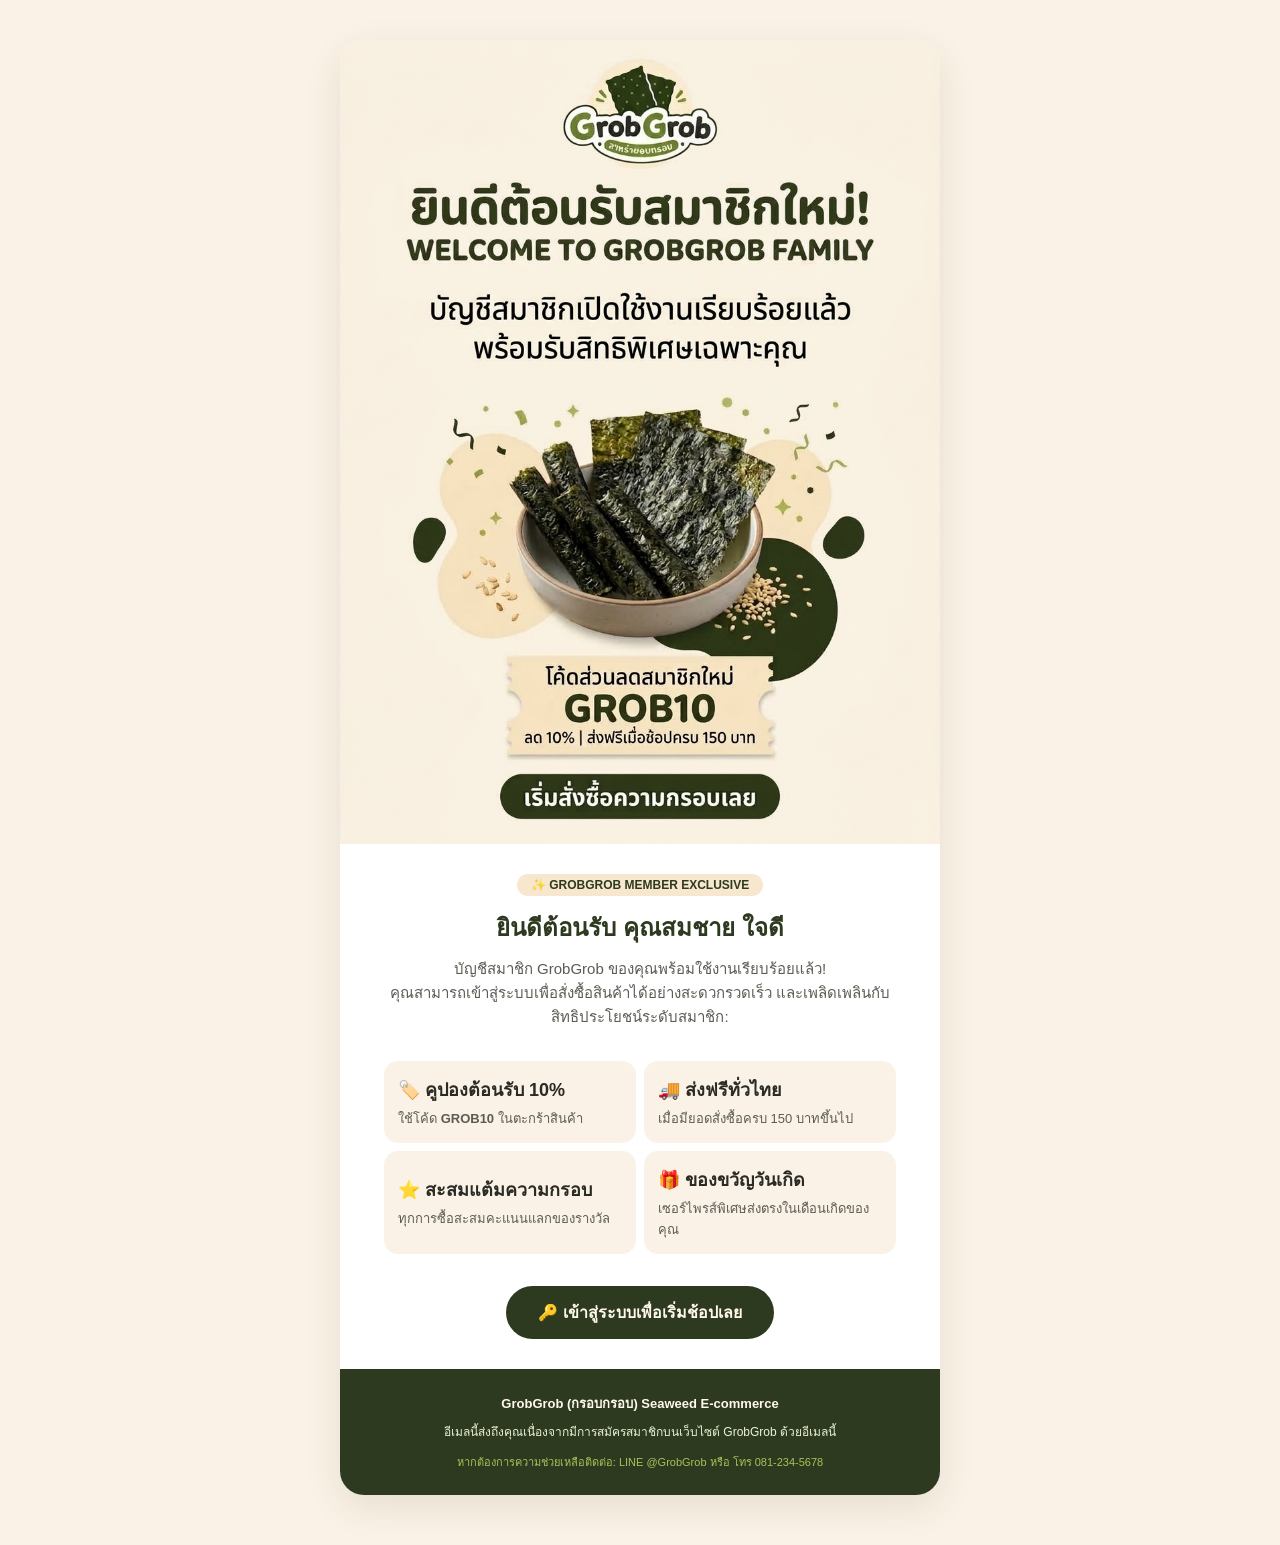
<file: email_design/member_welcome.html>
<!DOCTYPE html PUBLIC "-//W3C//DTD XHTML 1.0 Transitional//EN" "http://www.w3.org/TR/xhtml1/DTD/xhtml1-transitional.dtd">
<html xmlns="http://www.w3.org/1999/xhtml" lang="th">
<head>
  <meta http-equiv="Content-Type" content="text/html; charset=UTF-8" />
  <meta name="viewport" content="width=device-width, initial-scale=1.0"/>
  <title>ยินดีต้อนรับสมาชิกใหม่ GrobGrob Family!</title>
  <style type="text/css">
    body {
      margin: 0;
      padding: 0;
      background-color: #FAF2E6;
      font-family: 'Prompt', -apple-system, BlinkMacSystemFont, 'Segoe UI', Roboto, Helvetica, Arial, sans-serif;
      color: #2B2B26;
      -webkit-text-size-adjust: 100%;
      -ms-text-size-adjust: 100%;
    }
    table {
      border-spacing: 0;
      mso-table-lspace: 0pt;
      mso-table-rspace: 0pt;
    }
    td {
      padding: 0;
    }
    img {
      border: 0;
      display: block;
      line-height: 100%;
      outline: none;
      text-decoration: none;
      max-width: 100%;
      height: auto;
    }
    .wrapper {
      width: 100%;
      table-layout: fixed;
      background-color: #FAF2E6;
      padding-top: 40px;
      padding-bottom: 50px;
    }
    .main-table {
      background-color: #FFFFFF;
      margin: 0 auto;
      width: 600px;
      max-width: 600px;
      border-radius: 24px;
      overflow: hidden;
      box-shadow: 0 12px 36px rgba(46, 58, 31, 0.1);
    }
    .content-padding {
      padding: 30px 36px;
    }
    .cta-btn {
      background-color: #2E3A1F;
      color: #FFF8EC !important;
      font-weight: bold;
      text-decoration: none;
      padding: 14px 32px;
      border-radius: 999px;
      display: inline-block;
      font-size: 16px;
    }
    @media screen and (max-width: 620px) {
      .main-table {
        width: 92% !important;
        border-radius: 16px !important;
      }
      .content-padding {
        padding: 20px !important;
      }
    }
  </style>
</head>
<body>
  <center class="wrapper">
    <table class="main-table" align="center">
      <!-- Header Banner / Graphic with Customer Name -->
      <tr>
        <td align="center" style="background-color: #FFFFFF;">
          <a href="http://localhost:8089/login.html" target="_blank" style="text-decoration: none; display: block;">
            <img src="member_welcome.jpg" alt="ยินดีต้อนรับสมาชิกใหม่! สวัสดี คุณสมชาย ใจดี" width="600" style="width: 100%; max-width: 600px; height: auto; display: block;" />
          </a>
        </td>
      </tr>

      <!-- Text Content with Customer Name & Privileges -->
      <tr>
        <td class="content-padding" align="center" style="background-color: #FFFFFF; text-align: center;">
          <div style="display: inline-block; background-color: #F6E7CE; color: #2E3A1F; font-size: 12px; font-weight: bold; padding: 4px 14px; border-radius: 999px; margin-bottom: 12px;">
            ✨ GROBGROB MEMBER EXCLUSIVE
          </div>
          <h2 style="font-size: 24px; color: #2E3A1F; margin: 0 0 10px 0;">ยินดีต้อนรับ คุณสมชาย ใจดี</h2>
          <p style="font-size: 15px; color: #5C5C54; line-height: 1.6; margin: 0 0 24px 0;">
            บัญชีสมาชิก GrobGrob ของคุณพร้อมใช้งานเรียบร้อยแล้ว!<br/>
            คุณสามารถเข้าสู่ระบบเพื่อสั่งซื้อสินค้าได้อย่างสะดวกรวดเร็ว และเพลิดเพลินกับสิทธิประโยชน์ระดับสมาชิก:
          </p>

          <!-- Member Benefits Grid -->
          <table align="center" style="width: 100%; margin-bottom: 24px; border-collapse: separate; border-spacing: 8px;">
            <tr>
              <td style="background-color: #FAF2E6; padding: 14px; border-radius: 14px; text-align: left; width: 50%;">
                <div style="font-size: 18px; margin-bottom: 4px;">🏷️ <strong>คูปองต้อนรับ 10%</strong></div>
                <div style="font-size: 13px; color: #5C5C54;">ใช้โค้ด <strong>GROB10</strong> ในตะกร้าสินค้า</div>
              </td>
              <td style="background-color: #FAF2E6; padding: 14px; border-radius: 14px; text-align: left; width: 50%;">
                <div style="font-size: 18px; margin-bottom: 4px;">🚚 <strong>ส่งฟรีทั่วไทย</strong></div>
                <div style="font-size: 13px; color: #5C5C54;">เมื่อมียอดสั่งซื้อครบ 150 บาทขึ้นไป</div>
              </td>
            </tr>
            <tr>
              <td style="background-color: #FAF2E6; padding: 14px; border-radius: 14px; text-align: left; width: 50%;">
                <div style="font-size: 18px; margin-bottom: 4px;">⭐ <strong>สะสมแต้มความกรอบ</strong></div>
                <div style="font-size: 13px; color: #5C5C54;">ทุกการซื้อสะสมคะแนนแลกของรางวัล</div>
              </td>
              <td style="background-color: #FAF2E6; padding: 14px; border-radius: 14px; text-align: left; width: 50%;">
                <div style="font-size: 18px; margin-bottom: 4px;">🎁 <strong>ของขวัญวันเกิด</strong></div>
                <div style="font-size: 13px; color: #5C5C54;">เซอร์ไพรส์พิเศษส่งตรงในเดือนเกิดของคุณ</div>
              </td>
            </tr>
          </table>

          <!-- Action Button -->
          <table align="center">
            <tr>
              <td align="center">
                <a href="http://localhost:8089/login.html" target="_blank" class="cta-btn">
                  🔑 เข้าสู่ระบบเพื่อเริ่มช้อปเลย
                </a>
              </td>
            </tr>
          </table>
        </td>
      </tr>

      <!-- Footer -->
      <tr>
        <td align="center" style="background-color: #2E3A1F; padding: 24px; color: #FFF8EC; font-size: 13px; text-align: center;">
          <p style="margin: 0 0 8px 0; font-weight: bold;">GrobGrob (กรอบกรอบ) Seaweed E-commerce</p>
          <p style="margin: 0 0 12px 0; color: #EBF2D5; font-size: 12px;">อีเมลนี้ส่งถึงคุณเนื่องจากมีการสมัครสมาชิกบนเว็บไซต์ GrobGrob ด้วยอีเมลนี้</p>
          <p style="margin: 0; color: #A9C25A; font-size: 11px;">
            หากต้องการความช่วยเหลือติดต่อ: LINE @GrobGrob หรือ โทร 081-234-5678
          </p>
        </td>
      </tr>
    </table>
  </center>
</body>
</html>
</file>
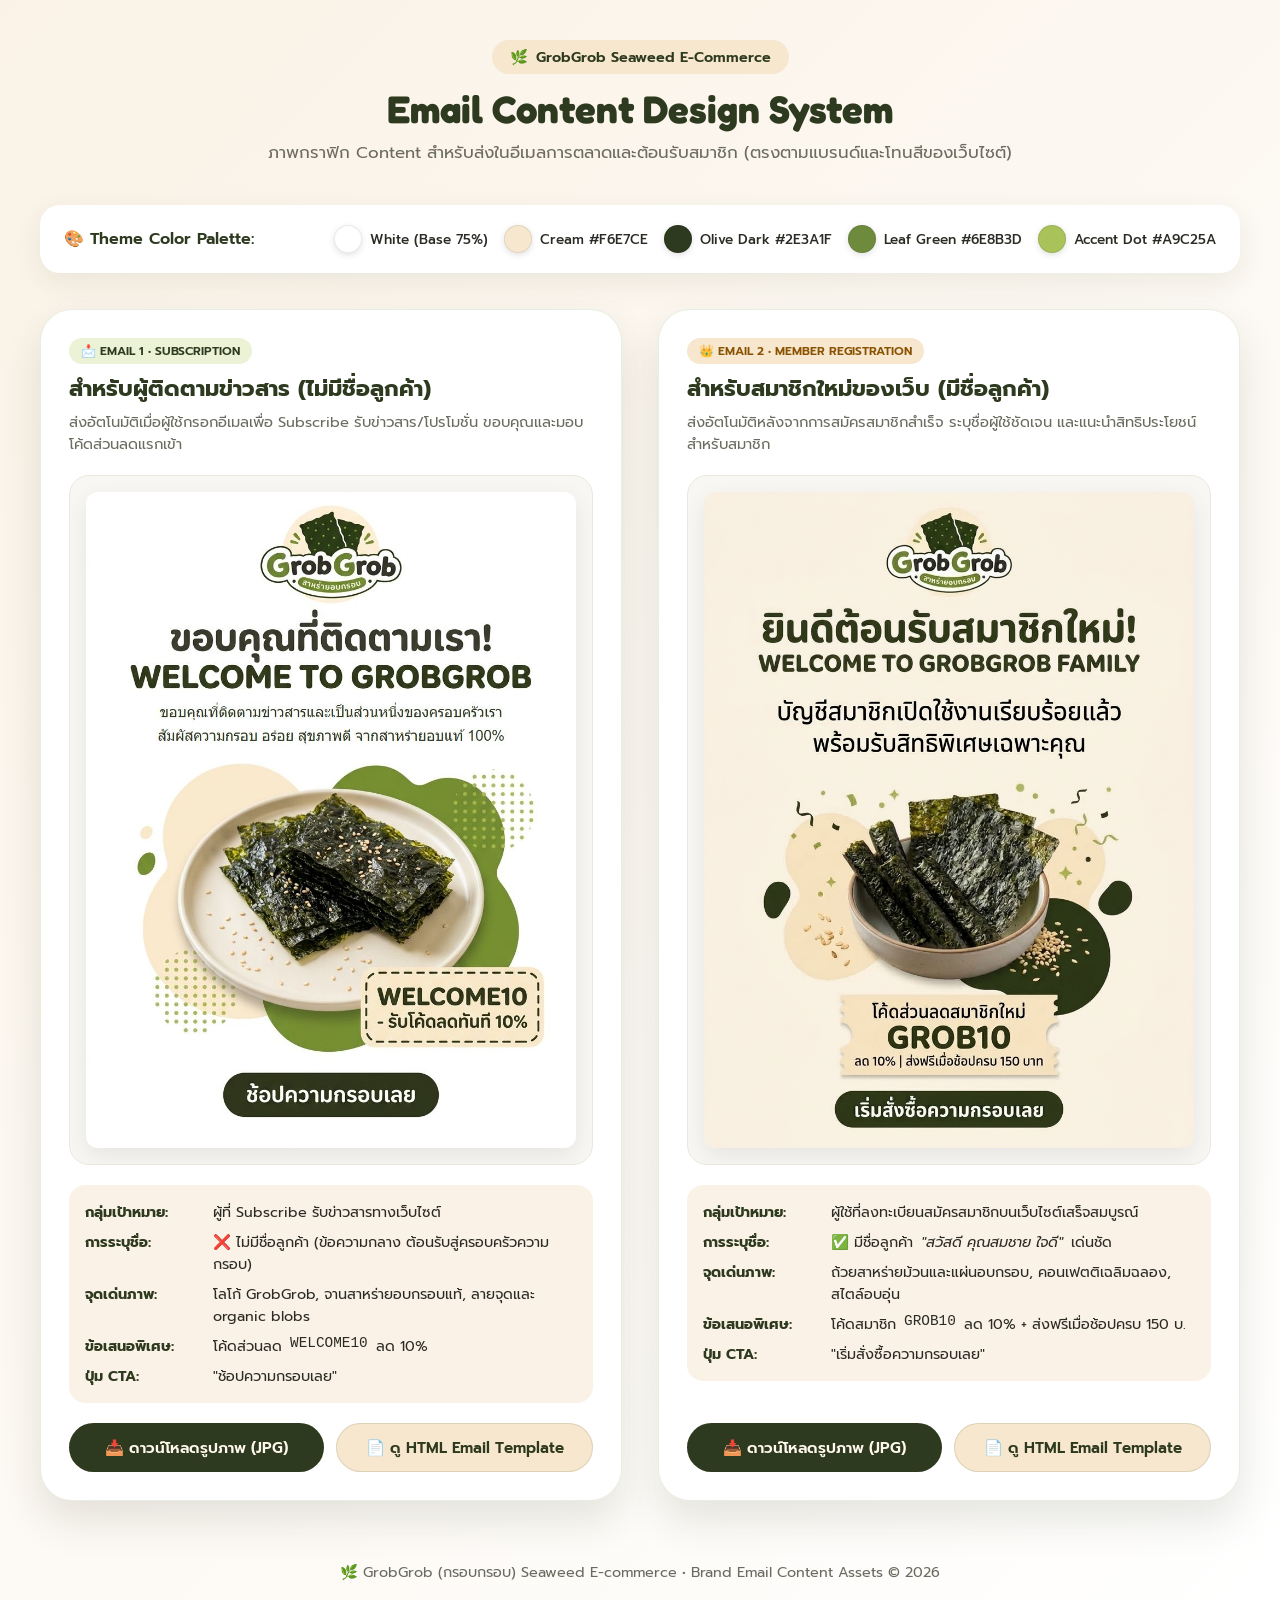
<file: email_design/preview.html>
<!DOCTYPE html>
<html lang="th">
<head>
  <meta charset="UTF-8" />
  <meta name="viewport" content="width=device-width, initial-scale=1.0" />
  <title>GrobGrob - Email Content Design Preview</title>
  <link rel="preconnect" href="https://fonts.googleapis.com">
  <link rel="preconnect" href="https://fonts.gstatic.com" crossorigin>
  <link href="https://fonts.googleapis.com/css2?family=Fredoka:wght@400;500;600;700&family=Prompt:wght@300;400;500;600;700&display=swap" rel="stylesheet">
  <style>
    :root {
      --bg-white: #FFFFFF;
      --bg-cream: #F6E7CE;
      --bg-cream-light: #FAF2E6;
      --color-olive-dark: #2E3A1F;
      --color-leaf-medium: #6E8B3D;
      --color-green-light: #A9C25A;
      --color-charcoal: #2B2B26;
      --color-charcoal-muted: #6b6b60;
      --radius-md: 20px;
      --radius-lg: 32px;
      --shadow-md: 0 10px 30px rgba(46, 58, 31, 0.08);
      --shadow-lg: 0 20px 40px rgba(46, 58, 31, 0.12);
    }

    * {
      box-sizing: border-box;
      margin: 0;
      padding: 0;
    }

    body {
      font-family: 'Prompt', sans-serif;
      background: linear-gradient(135deg, #FAF2E6 0%, #FFFFFF 100%);
      color: var(--color-charcoal);
      padding: 40px 20px;
      min-height: 100vh;
    }

    .container {
      max-width: 1200px;
      margin: 0 auto;
    }

    header {
      text-align: center;
      margin-bottom: 40px;
    }

    .brand-badge {
      display: inline-flex;
      align-items: center;
      gap: 8px;
      background: var(--bg-cream);
      color: var(--color-olive-dark);
      padding: 6px 18px;
      border-radius: 999px;
      font-size: 0.9rem;
      font-weight: 600;
      margin-bottom: 12px;
    }

    h1 {
      font-family: 'Fredoka', 'Prompt', sans-serif;
      font-size: 2.4rem;
      color: var(--color-olive-dark);
      margin-bottom: 8px;
    }

    p.subtitle {
      color: var(--color-charcoal-muted);
      font-size: 1.05rem;
    }

    /* Color Palette Bar */
    .palette-card {
      background: #FFFFFF;
      border-radius: var(--radius-md);
      padding: 20px 24px;
      box-shadow: var(--shadow-md);
      margin-bottom: 36px;
      display: flex;
      flex-wrap: wrap;
      align-items: center;
      justify-content: space-between;
      gap: 16px;
    }

    .palette-title {
      font-weight: 600;
      color: var(--color-olive-dark);
    }

    .color-swatches {
      display: flex;
      gap: 16px;
      flex-wrap: wrap;
    }

    .swatch {
      display: flex;
      align-items: center;
      gap: 8px;
      font-size: 0.85rem;
      font-weight: 500;
    }

    .swatch-circle {
      width: 28px;
      height: 28px;
      border-radius: 50%;
      box-shadow: 0 2px 6px rgba(0,0,0,0.12);
      border: 1px solid rgba(0,0,0,0.08);
    }

    /* Cards Grid */
    .designs-grid {
      display: grid;
      grid-template-columns: repeat(auto-fit, minmax(480px, 1fr));
      gap: 36px;
    }

    @media (max-width: 768px) {
      .designs-grid {
        grid-template-columns: 1fr;
      }
    }

    .design-card {
      background: #FFFFFF;
      border-radius: var(--radius-lg);
      padding: 28px;
      box-shadow: var(--shadow-lg);
      display: flex;
      flex-direction: column;
      position: relative;
      border: 1px solid rgba(110, 139, 61, 0.15);
      transition: transform 0.3s ease, box-shadow 0.3s ease;
    }

    .design-card:hover {
      transform: translateY(-4px);
      box-shadow: 0 24px 48px rgba(46, 58, 31, 0.15);
    }

    .card-header {
      margin-bottom: 20px;
    }

    .pill-tag {
      display: inline-block;
      font-size: 0.75rem;
      font-weight: 600;
      padding: 4px 12px;
      border-radius: 999px;
      margin-bottom: 8px;
    }

    .pill-tag.tag-subscribe {
      background: #EBF2D5;
      color: var(--color-olive-dark);
    }

    .pill-tag.tag-member {
      background: #F6E7CE;
      color: #8A5200;
    }

    .card-header h2 {
      font-size: 1.4rem;
      color: var(--color-olive-dark);
      margin-bottom: 6px;
    }

    .card-header p {
      color: var(--color-charcoal-muted);
      font-size: 0.92rem;
      line-height: 1.5;
    }

    .image-preview-wrapper {
      background: #F8F7F4;
      border-radius: var(--radius-md);
      padding: 16px;
      text-align: center;
      margin-bottom: 20px;
      position: relative;
      overflow: hidden;
      border: 1px solid #ECE7DE;
    }

    .image-preview-wrapper img {
      max-width: 100%;
      height: auto;
      border-radius: 12px;
      box-shadow: 0 8px 24px rgba(0,0,0,0.08);
      display: block;
      margin: 0 auto;
    }

    .specs-list {
      list-style: none;
      background: var(--bg-cream-light);
      border-radius: 16px;
      padding: 16px;
      margin-bottom: 20px;
      font-size: 0.9rem;
    }

    .specs-list li {
      margin-bottom: 8px;
      display: flex;
      align-items: flex-start;
      gap: 8px;
    }

    .specs-list li:last-child {
      margin-bottom: 0;
    }

    .specs-list li strong {
      color: var(--color-olive-dark);
      min-width: 120px;
    }

    .actions-row {
      display: flex;
      gap: 12px;
      margin-top: auto;
      flex-wrap: wrap;
    }

    .btn {
      flex: 1;
      padding: 12px 20px;
      border-radius: 999px;
      text-align: center;
      font-weight: 600;
      font-size: 0.95rem;
      text-decoration: none;
      display: inline-flex;
      align-items: center;
      justify-content: center;
      gap: 8px;
      transition: all 0.2s ease;
      cursor: pointer;
    }

    .btn-primary {
      background: var(--color-olive-dark);
      color: #FFF8EC;
    }

    .btn-primary:hover {
      background: #212b16;
      box-shadow: 0 6px 16px rgba(46, 58, 31, 0.25);
    }

    .btn-secondary {
      background: var(--bg-cream);
      color: var(--color-olive-dark);
      border: 1px solid rgba(46, 58, 31, 0.12);
    }

    .btn-secondary:hover {
      background: #ecd9bc;
    }

    footer {
      text-align: center;
      margin-top: 60px;
      color: var(--color-charcoal-muted);
      font-size: 0.9rem;
    }
  </style>
</head>
<body>

  <div class="container">
    <header>
      <div class="brand-badge">
        <span>🌿</span> GrobGrob Seaweed E-Commerce
      </div>
      <h1>Email Content Design System</h1>
      <p class="subtitle">ภาพกราฟิก Content สำหรับส่งในอีเมลการตลาดและต้อนรับสมาชิก (ตรงตามแบรนด์และโทนสีของเว็บไซต์)</p>
    </header>

    <!-- Color Palette Section -->
    <div class="palette-card">
      <div class="palette-title">🎨 Theme Color Palette:</div>
      <div class="color-swatches">
        <div class="swatch">
          <div class="swatch-circle" style="background: #FFFFFF;"></div>
          <span>White (Base 75%)</span>
        </div>
        <div class="swatch">
          <div class="swatch-circle" style="background: #F6E7CE;"></div>
          <span>Cream #F6E7CE</span>
        </div>
        <div class="swatch">
          <div class="swatch-circle" style="background: #2E3A1F;"></div>
          <span>Olive Dark #2E3A1F</span>
        </div>
        <div class="swatch">
          <div class="swatch-circle" style="background: #6E8B3D;"></div>
          <span>Leaf Green #6E8B3D</span>
        </div>
        <div class="swatch">
          <div class="swatch-circle" style="background: #A9C25A;"></div>
          <span>Accent Dot #A9C25A</span>
        </div>
      </div>
    </div>

    <!-- Grid of 2 Designs -->
    <div class="designs-grid">
      
      <!-- Design 1: Newsletter Subscribe (No Name) -->
      <div class="design-card">
        <div class="card-header">
          <span class="pill-tag tag-subscribe">📩 EMAIL 1 • SUBSCRIPTION</span>
          <h2>สำหรับผู้ติดตามข่าวสาร (ไม่มีชื่อลูกค้า)</h2>
          <p>ส่งอัตโนมัติเมื่อผู้ใช้กรอกอีเมลเพื่อ Subscribe รับข่าวสาร/โปรโมชั่น ขอบคุณและมอบโค้ดส่วนลดแรกเข้า</p>
        </div>

        <div class="image-preview-wrapper">
          <img src="subscribe_newsletter.jpg" alt="Newsletter Subscription Email Content Graphic" />
        </div>

        <ul class="specs-list">
          <li><strong>กลุ่มเป้าหมาย:</strong> ผู้ที่ Subscribe รับข่าวสารทางเว็บไซต์</li>
          <li><strong>การระบุชื่อ:</strong> ❌ ไม่มีชื่อลูกค้า (ข้อความกลาง ต้อนรับสู่ครอบครัวความกรอบ)</li>
          <li><strong>จุดเด่นภาพ:</strong> โลโก้ GrobGrob, จานสาหร่ายอบกรอบแท้, ลายจุดและ organic blobs</li>
          <li><strong>ข้อเสนอพิเศษ:</strong> โค้ดส่วนลด <code>WELCOME10</code> ลด 10%</li>
          <li><strong>ปุ่ม CTA:</strong> "ช้อปความกรอบเลย"</li>
        </ul>

        <div class="actions-row">
          <a href="subscribe_newsletter.jpg" download class="btn btn-primary">
            <span>📥 ดาวน์โหลดรูปภาพ (JPG)</span>
          </a>
          <a href="subscribe_newsletter.html" target="_blank" class="btn btn-secondary">
            <span>📄 ดู HTML Email Template</span>
          </a>
        </div>
      </div>

      <!-- Design 2: Member Welcome (With Customer Name) -->
      <div class="design-card">
        <div class="card-header">
          <span class="pill-tag tag-member">👑 EMAIL 2 • MEMBER REGISTRATION</span>
          <h2>สำหรับสมาชิกใหม่ของเว็บ (มีชื่อลูกค้า)</h2>
          <p>ส่งอัตโนมัติหลังจากการสมัครสมาชิกสำเร็จ ระบุชื่อผู้ใช้ชัดเจน และแนะนำสิทธิประโยชน์สำหรับสมาชิก</p>
        </div>

        <div class="image-preview-wrapper">
          <img src="member_welcome.jpg" alt="Member Registration Welcome Email Content Graphic" />
        </div>

        <ul class="specs-list">
          <li><strong>กลุ่มเป้าหมาย:</strong> ผู้ใช้ที่ลงทะเบียนสมัครสมาชิกบนเว็บไซต์เสร็จสมบูรณ์</li>
          <li><strong>การระบุชื่อ:</strong> ✅ มีชื่อลูกค้า <em>"สวัสดี คุณสมชาย ใจดี"</em> เด่นชัด</li>
          <li><strong>จุดเด่นภาพ:</strong> ถ้วยสาหร่ายม้วนและแผ่นอบกรอบ, คอนเฟตติเฉลิมฉลอง, สไตล์อบอุ่น</li>
          <li><strong>ข้อเสนอพิเศษ:</strong> โค้ดสมาชิก <code>GROB10</code> ลด 10% + ส่งฟรีเมื่อช้อปครบ 150 บ.</li>
          <li><strong>ปุ่ม CTA:</strong> "เริ่มสั่งซื้อความกรอบเลย"</li>
        </ul>

        <div class="actions-row">
          <a href="member_welcome.jpg" download class="btn btn-primary">
            <span>📥 ดาวน์โหลดรูปภาพ (JPG)</span>
          </a>
          <a href="member_welcome.html" target="_blank" class="btn btn-secondary">
            <span>📄 ดู HTML Email Template</span>
          </a>
        </div>
      </div>

    </div>

    <footer>
      <p>🌿 GrobGrob (กรอบกรอบ) Seaweed E-commerce • Brand Email Content Assets &copy; 2026</p>
    </footer>
  </div>

</body>
</html>
</file>
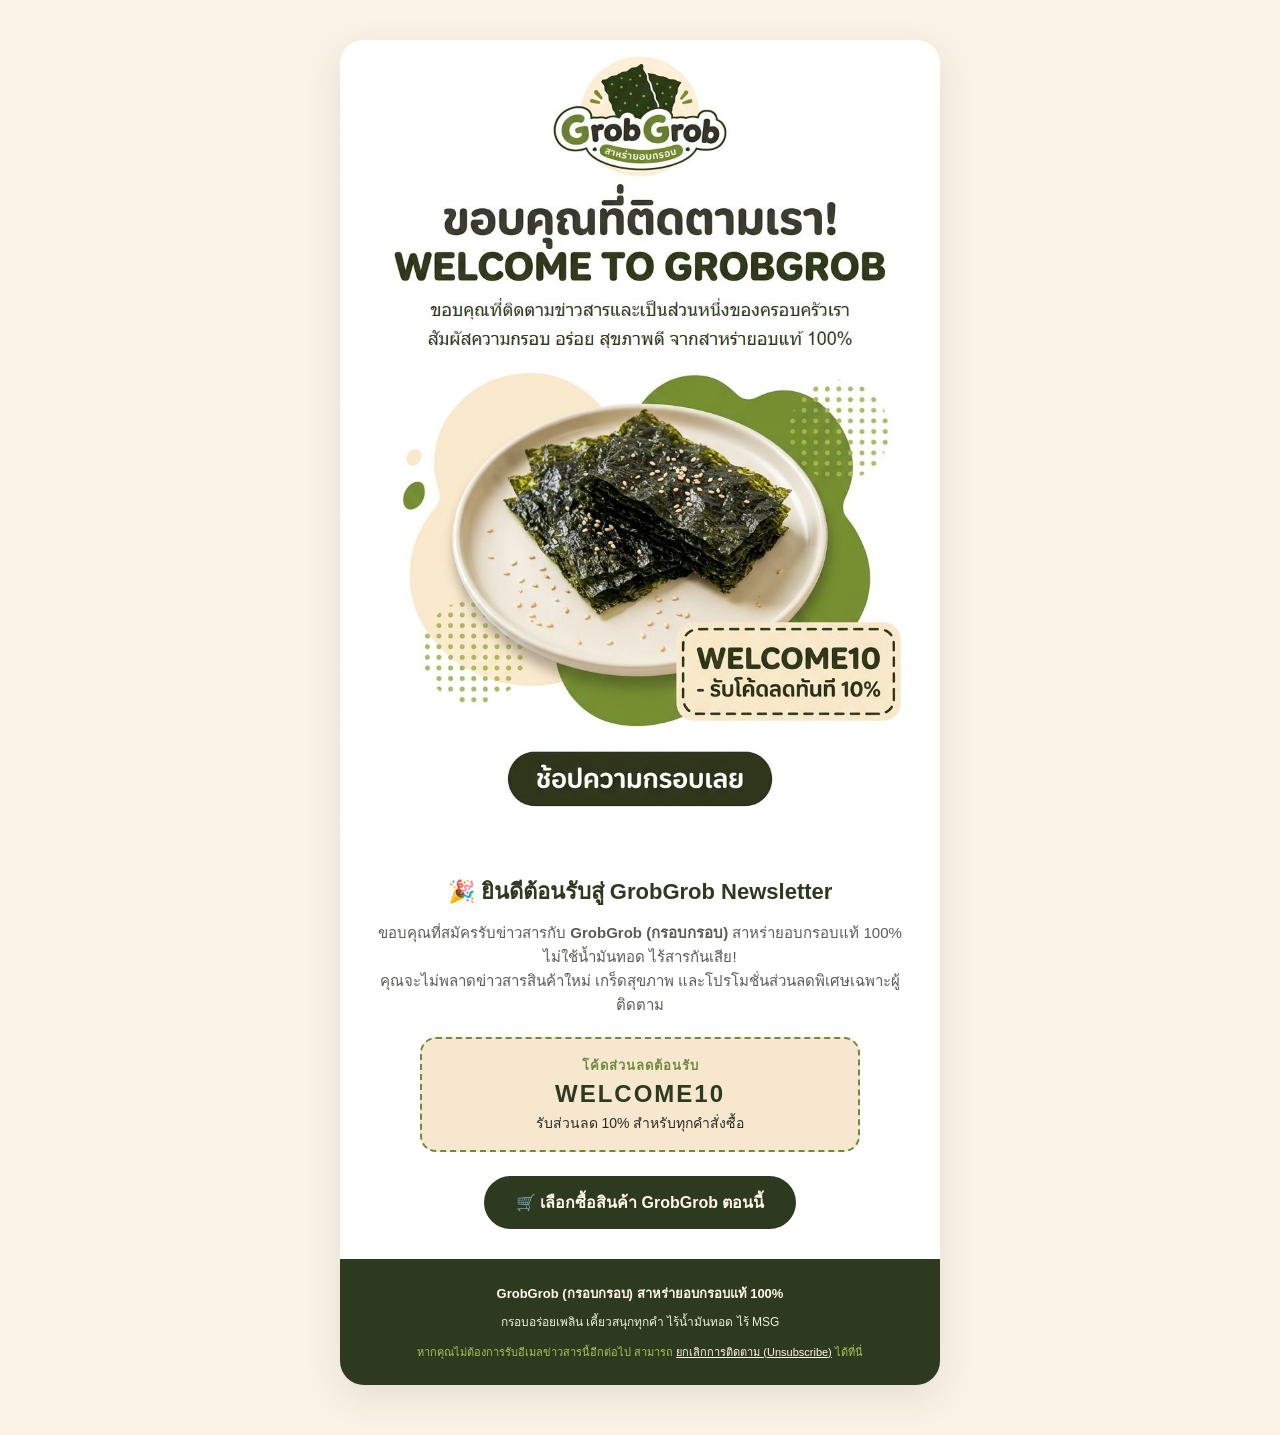
<file: email_design/subscribe_newsletter.html>
<!DOCTYPE html PUBLIC "-//W3C//DTD XHTML 1.0 Transitional//EN" "http://www.w3.org/TR/xhtml1/DTD/xhtml1-transitional.dtd">
<html xmlns="http://www.w3.org/1999/xhtml" lang="th">
<head>
  <meta http-equiv="Content-Type" content="text/html; charset=UTF-8" />
  <meta name="viewport" content="width=device-width, initial-scale=1.0"/>
  <title>ขอบคุณที่ติดตามเรา! ยินดีต้อนรับสู่ GrobGrob</title>
  <style type="text/css">
    body {
      margin: 0;
      padding: 0;
      background-color: #FAF2E6;
      font-family: 'Prompt', -apple-system, BlinkMacSystemFont, 'Segoe UI', Roboto, Helvetica, Arial, sans-serif;
      color: #2B2B26;
      -webkit-text-size-adjust: 100%;
      -ms-text-size-adjust: 100%;
    }
    table {
      border-spacing: 0;
      mso-table-lspace: 0pt;
      mso-table-rspace: 0pt;
    }
    td {
      padding: 0;
    }
    img {
      border: 0;
      display: block;
      line-height: 100%;
      outline: none;
      text-decoration: none;
      max-width: 100%;
      height: auto;
    }
    .wrapper {
      width: 100%;
      table-layout: fixed;
      background-color: #FAF2E6;
      padding-top: 40px;
      padding-bottom: 50px;
    }
    .main-table {
      background-color: #FFFFFF;
      margin: 0 auto;
      width: 600px;
      max-width: 600px;
      border-radius: 24px;
      overflow: hidden;
      box-shadow: 0 12px 36px rgba(46, 58, 31, 0.1);
    }
    .content-padding {
      padding: 30px 36px;
    }
    .cta-btn {
      background-color: #2E3A1F;
      color: #FFF8EC !important;
      font-weight: bold;
      text-decoration: none;
      padding: 14px 32px;
      border-radius: 999px;
      display: inline-block;
      font-size: 16px;
    }
    @media screen and (max-width: 620px) {
      .main-table {
        width: 92% !important;
        border-radius: 16px !important;
      }
      .content-padding {
        padding: 20px !important;
      }
    }
  </style>
</head>
<body>
  <center class="wrapper">
    <table class="main-table" align="center">
      <!-- Header Banner / Graphic -->
      <tr>
        <td align="center" style="background-color: #FFFFFF;">
          <a href="http://localhost:8089/products.html" target="_blank" style="text-decoration: none; display: block;">
            <img src="subscribe_newsletter.jpg" alt="ขอบคุณที่ติดตามเรา! WELCOME TO GROBGROB" width="600" style="width: 100%; max-width: 600px; height: auto; display: block;" />
          </a>
        </td>
      </tr>

      <!-- Text Content & Instructions -->
      <tr>
        <td class="content-padding" align="center" style="background-color: #FFFFFF; text-align: center;">
          <h2 style="font-size: 22px; color: #2E3A1F; margin: 0 0 12px 0;">🎉 ยินดีต้อนรับสู่ GrobGrob Newsletter</h2>
          <p style="font-size: 15px; color: #5C5C54; line-height: 1.6; margin: 0 0 20px 0;">
            ขอบคุณที่สมัครรับข่าวสารกับ <strong>GrobGrob (กรอบกรอบ)</strong> สาหร่ายอบกรอบแท้ 100% ไม่ใช้น้ำมันทอด ไร้สารกันเสีย!<br/>
            คุณจะไม่พลาดข่าวสารสินค้าใหม่ เกร็ดสุขภาพ และโปรโมชั่นส่วนลดพิเศษเฉพาะผู้ติดตาม
          </p>

          <!-- Coupon Box -->
          <table align="center" style="background-color: #F6E7CE; border: 2px dashed #6E8B3D; border-radius: 16px; margin: 0 auto 24px auto; width: 100%; max-width: 440px;">
            <tr>
              <td align="center" style="padding: 16px;">
                <span style="font-size: 13px; color: #6E8B3D; font-weight: bold; text-transform: uppercase; letter-spacing: 1px;">โค้ดส่วนลดต้อนรับ</span>
                <div style="font-size: 24px; font-weight: bold; color: #2E3A1F; letter-spacing: 2px; margin: 4px 0;">WELCOME10</div>
                <span style="font-size: 14px; color: #2B2B26;">รับส่วนลด 10% สำหรับทุกคำสั่งซื้อ</span>
              </td>
            </tr>
          </table>

          <!-- Action Button -->
          <table align="center">
            <tr>
              <td align="center">
                <a href="http://localhost:8089/products.html" target="_blank" class="cta-btn">
                  🛒 เลือกซื้อสินค้า GrobGrob ตอนนี้
                </a>
              </td>
            </tr>
          </table>
        </td>
      </tr>

      <!-- Footer -->
      <tr>
        <td align="center" style="background-color: #2E3A1F; padding: 24px; color: #FFF8EC; font-size: 13px; text-align: center;">
          <p style="margin: 0 0 8px 0; font-weight: bold;">GrobGrob (กรอบกรอบ) สาหร่ายอบกรอบแท้ 100%</p>
          <p style="margin: 0 0 12px 0; color: #EBF2D5; font-size: 12px;">กรอบอร่อยเพลิน เคี้ยวสนุกทุกคำ ไร้น้ำมันทอด ไร้ MSG</p>
          <p style="margin: 0; color: #A9C25A; font-size: 11px;">
            หากคุณไม่ต้องการรับอีเมลข่าวสารนี้อีกต่อไป สามารถ <a href="#" style="color: #FFF8EC; text-decoration: underline;">ยกเลิกการติดตาม (Unsubscribe)</a> ได้ที่นี่
          </p>
        </td>
      </tr>
    </table>
  </center>
</body>
</html>
</file>
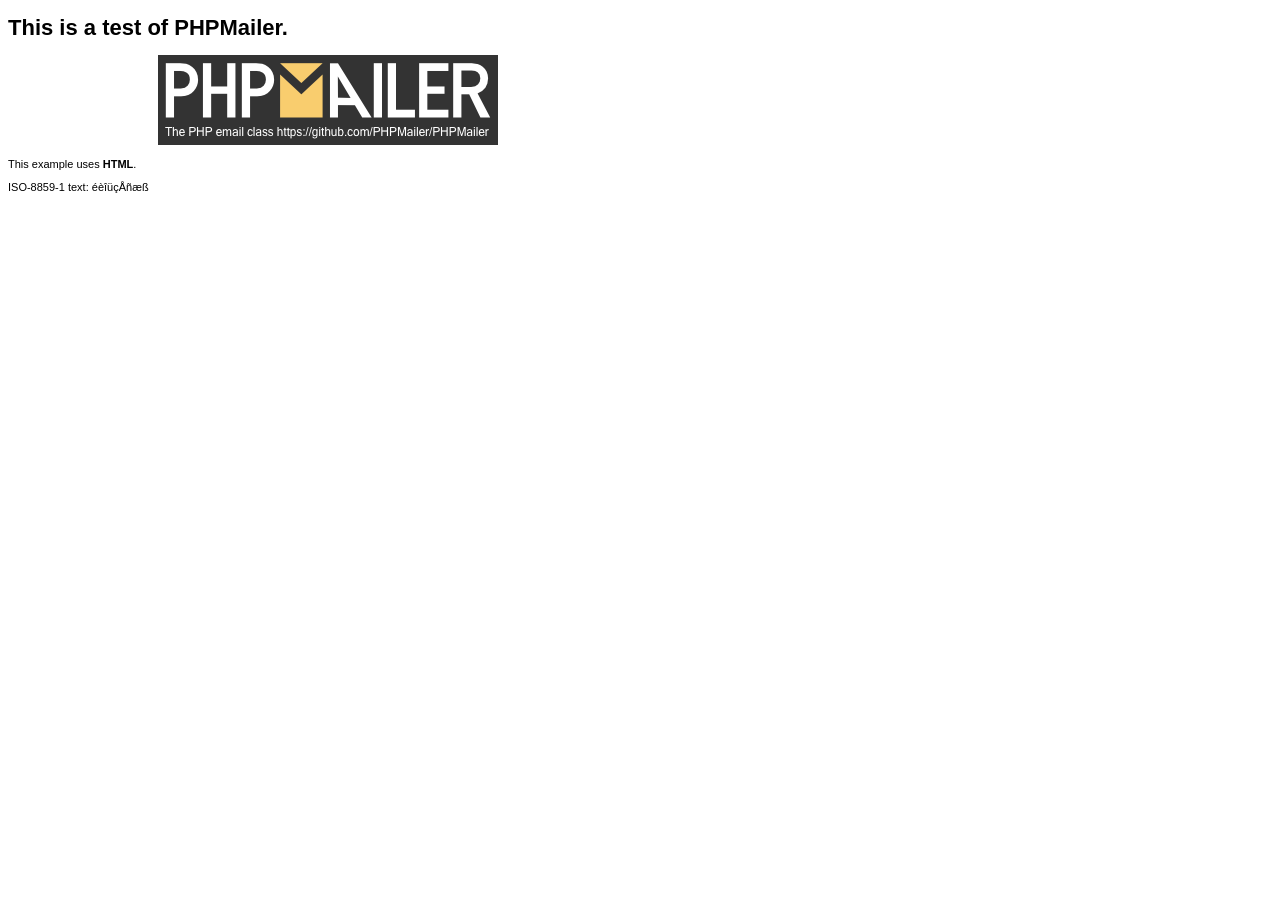
<file: PHPMailer/examples/contents.html>
<!DOCTYPE html>
<html lang="en">
<head>
  <meta http-equiv="Content-Type" content="text/html; charset=iso-8859-1">
  <title>PHPMailer Test</title>
</head>
<body>
<div style="width: 640px; font-family: Arial, Helvetica, sans-serif; font-size: 11px;">
  <h1>This is a test of PHPMailer.</h1>
  <div align="center">
    <a href="https://github.com/PHPMailer/PHPMailer/"><img src="images/phpmailer.png" height="90" width="340" alt="PHPMailer rocks"></a>
  </div>
  <p>This example uses <strong>HTML</strong>.</p>
  <p>ISO-8859-1 text: ���������</p>
</div>
</body>
</html>
</file>
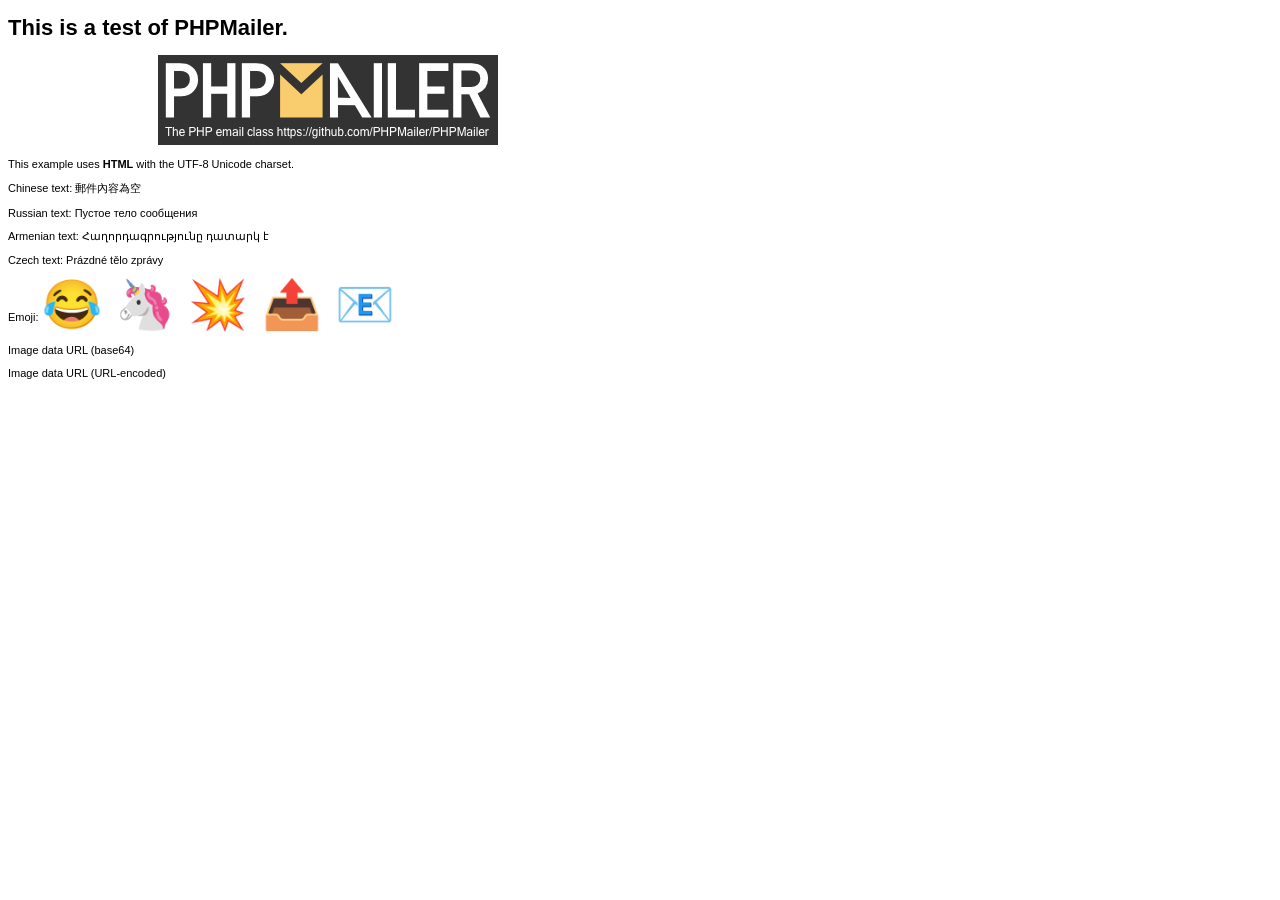
<file: PHPMailer/examples/contentsutf8.html>
<!DOCTYPE html>
<html lang="en">
<head>
  <meta http-equiv="Content-Type" content="text/html; charset=utf-8">
  <title>PHPMailer Test</title>
</head>
<body>
<div style="width: 640px; font-family: Arial, Helvetica, sans-serif; font-size: 11px;">
  <h1>This is a test of PHPMailer.</h1>
  <div align="center">
    <a href="https://github.com/PHPMailer/PHPMailer/"><img src="images/phpmailer.png" height="90" width="340" alt="PHPMailer rocks"></a>
  </div>
  <p>This example uses <strong>HTML</strong> with the UTF-8 Unicode charset.</p>
  <p>Chinese text: 郵件內容為空</p>
  <p>Russian text: Пустое тело сообщения</p>
  <p>Armenian text: Հաղորդագրությունը դատարկ է</p>
  <p>Czech text: Prázdné tělo zprávy</p>
  <p>Emoji: <span style="font-size: 48px">😂 🦄 💥 📤 📧</span></p>
  <p>Image data URL (base64)<img src="[data-uri]" alt="#"></p>
  <p>Image data URL (URL-encoded)<img src="data:image/gif,GIF89a%01%00%01%00%00%00%00%21%F9%04%01%0A%00%01%00%2C%00%00%00%00%01%00%01%00%00%02%02L%01%00%3B" alt="#"></p>
</div>
</body>
</html>
</file>
